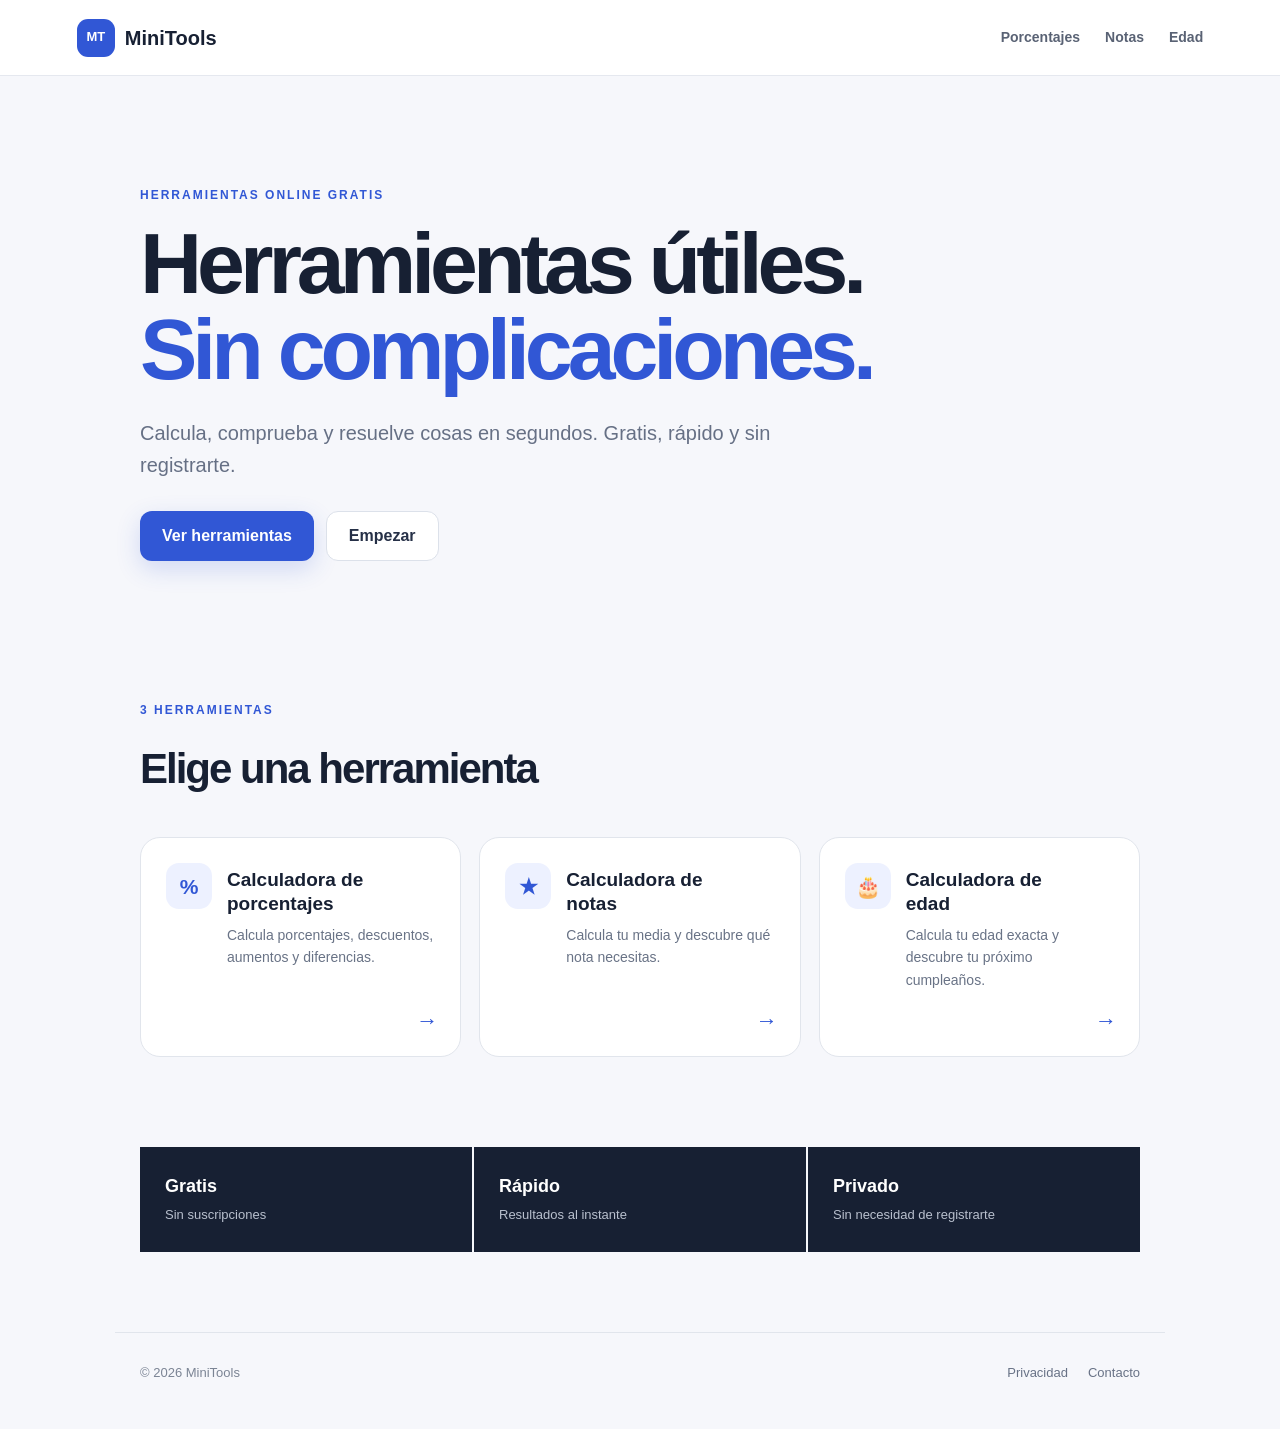
<file: index.html>
<!DOCTYPE html>
<html lang="es">

<head>

    <meta charset="UTF-8">
    <meta name="viewport" content="width=device-width, initial-scale=1.0">

    <meta name="google-site-verification" content="JaeBP0non-8gbRGyMaJodoufUDYJqKC0jdLy-8-QO5o">

    <title>MiniTools - Herramientas online gratis</title>

    <meta name="description"
          content="Herramientas online gratuitas para calcular porcentajes, notas y edad de forma rápida y sencilla.">

    <link rel="stylesheet" href="assets/style.css">

</head>

<body>

<header>

    <a href="index.html" class="logo">
        <span>MT</span>
        MiniTools
    </a>

    <nav>
        <a href="porcentaje.html">Porcentajes</a>
        <a href="notas.html">Notas</a>
        <a href="edad.html">Edad</a>
    </nav>

</header>

<main>

    <section class="hero">

        <div class="badge">
            HERRAMIENTAS ONLINE GRATIS
        </div>

        <h1>
            Herramientas útiles.
            <span>Sin complicaciones.</span>
        </h1>

        <p>
            Calcula, comprueba y resuelve cosas en segundos.
            Gratis, rápido y sin registrarte.
        </p>

        <div class="buttons">

            <a href="#herramientas" class="button primary">
                Ver herramientas
            </a>

            <a href="porcentaje.html" class="button secondary">
                Empezar
            </a>

        </div>

    </section>


    <section id="herramientas" class="section">

        <div class="section-title">

            <div class="badge">
                3 HERRAMIENTAS
            </div>

            <h2>
                Elige una herramienta
            </h2>

        </div>


        <div class="tools">

            <a href="porcentaje.html" class="tool">

                <div class="tool-icon">
                    %
                </div>

                <div>

                    <h3>
                        Calculadora de porcentajes
                    </h3>

                    <p>
                        Calcula porcentajes, descuentos, aumentos y diferencias.
                    </p>

                </div>

                <div class="arrow">
                    →
                </div>

            </a>


            <a href="notas.html" class="tool">

                <div class="tool-icon">
                    ★
                </div>

                <div>

                    <h3>
                        Calculadora de notas
                    </h3>

                    <p>
                        Calcula tu media y descubre qué nota necesitas.
                    </p>

                </div>

                <div class="arrow">
                    →
                </div>

            </a>


            <a href="edad.html" class="tool">

                <div class="tool-icon">
                    🎂
                </div>

                <div>

                    <h3>
                        Calculadora de edad
                    </h3>

                    <p>
                        Calcula tu edad exacta y descubre tu próximo cumpleaños.
                    </p>

                </div>

                <div class="arrow">
                    →
                </div>

            </a>

        </div>

    </section>


    <section class="advantages">

        <div>

            <strong>
                Gratis
            </strong>

            <span>
                Sin suscripciones
            </span>

        </div>


        <div>

            <strong>
                Rápido
            </strong>

            <span>
                Resultados al instante
            </span>

        </div>


        <div>

            <strong>
                Privado
            </strong>

            <span>
                Sin necesidad de registrarte
            </span>

        </div>

    </section>

</main>


<footer>

    <span>
        © 2026 MiniTools
    </span>

    <div>

        <a href="privacidad.html">
            Privacidad
        </a>

        <a href="contacto.html">
            Contacto
        </a>

    </div>

</footer>

</body>

</html>
</file>
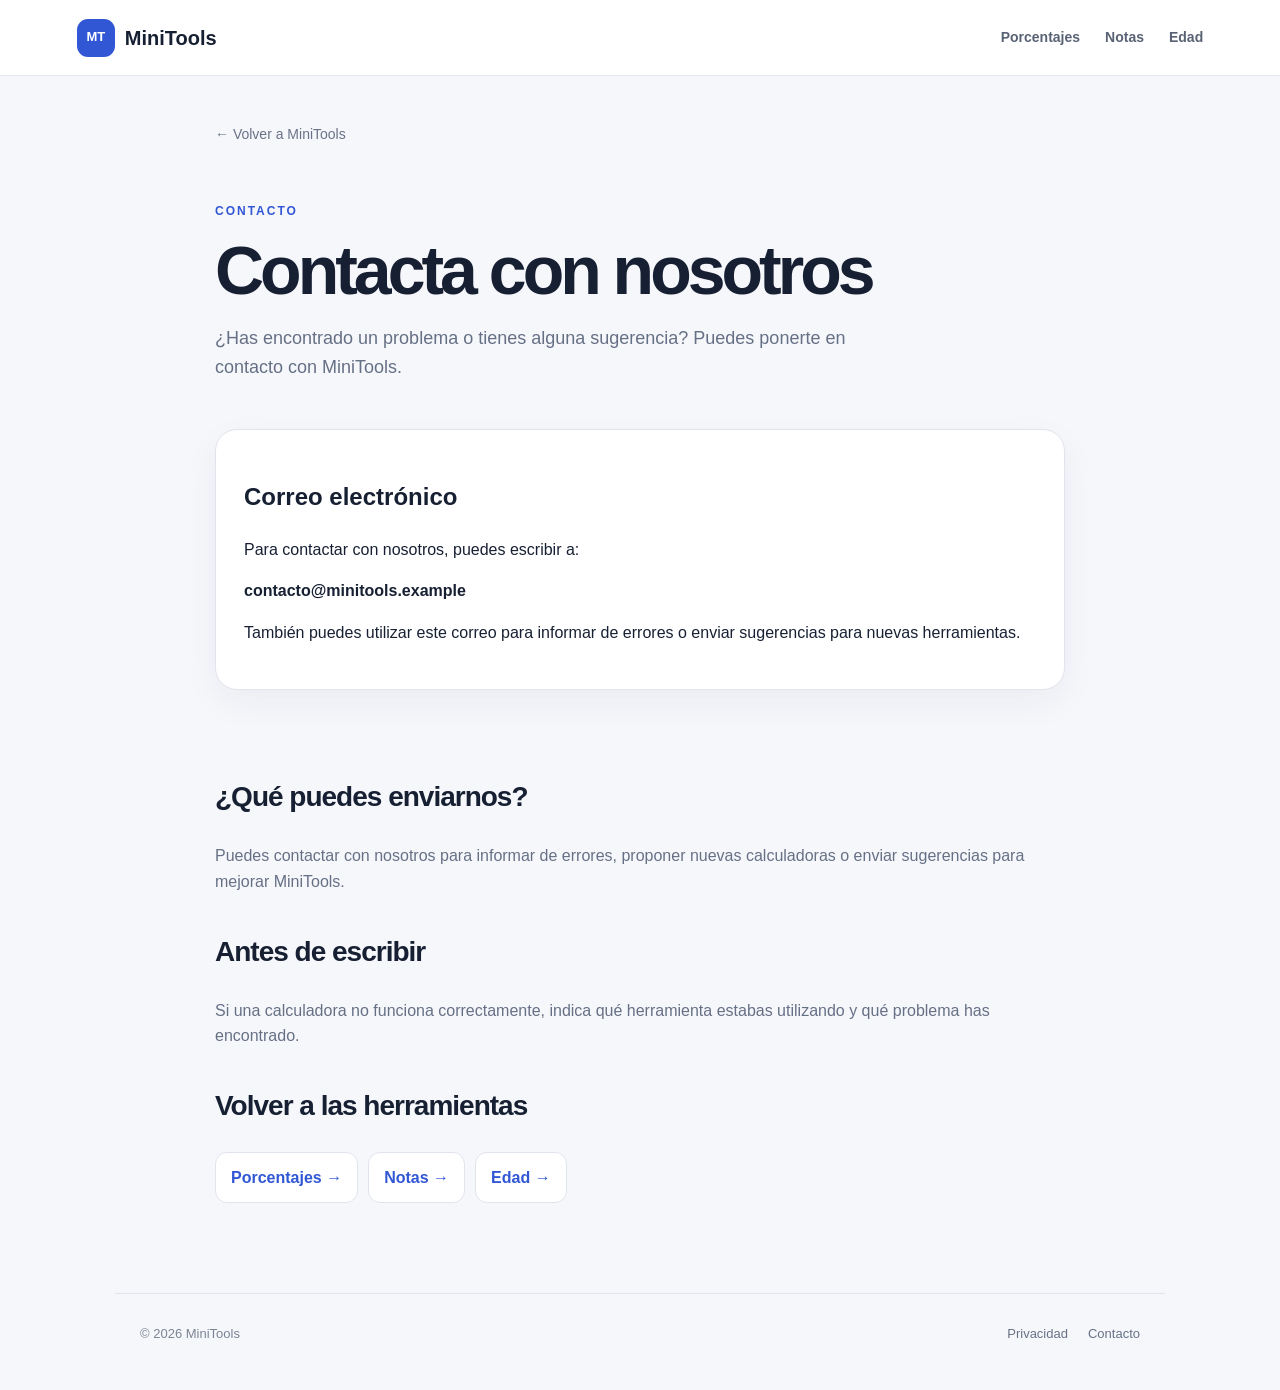
<file: contacto.html>
<!DOCTYPE html>
<html lang="es">

<head>

<meta charset="UTF-8">

<meta name="viewport"
      content="width=device-width, initial-scale=1.0">

<title>Contacto | MiniTools</title>

<meta name="description"
content="Contacta con MiniTools para enviar preguntas, sugerencias o informar de problemas.">

<link rel="stylesheet"
      href="assets/style.css">

</head>


<body>


<header>

<a href="index.html" class="logo">
<span>MT</span>
MiniTools
</a>

<nav>

<a href="porcentaje.html">
Porcentajes
</a>

<a href="notas.html">
Notas
</a>

<a href="edad.html">
Edad
</a>

</nav>

</header>



<main class="tool-page">


<a href="index.html" class="back">
← Volver a MiniTools
</a>


<section class="tool-hero">

<div class="badge">
CONTACTO
</div>

<h1>
Contacta con nosotros
</h1>

<p>
¿Has encontrado un problema o tienes alguna sugerencia?
Puedes ponerte en contacto con MiniTools.
</p>

</section>



<section class="calculator">


<h2>
Correo electrónico
</h2>

<p>
Para contactar con nosotros, puedes escribir a:
</p>

<p>
<strong>
contacto@minitools.example
</strong>
</p>


<p>
También puedes utilizar este correo para informar
de errores o enviar sugerencias para nuevas
herramientas.
</p>


</section>



<section class="content">


<h2>
¿Qué puedes enviarnos?
</h2>

<p>
Puedes contactar con nosotros para informar de errores,
proponer nuevas calculadoras o enviar sugerencias para
mejorar MiniTools.
</p>


<h2>
Antes de escribir
</h2>

<p>
Si una calculadora no funciona correctamente, indica
qué herramienta estabas utilizando y qué problema
has encontrado.
</p>


<h2>
Volver a las herramientas
</h2>


<div class="links">

<a href="porcentaje.html">
Porcentajes →
</a>

<a href="notas.html">
Notas →
</a>

<a href="edad.html">
Edad →
</a>

</div>


</section>


</main>



<footer>

<span>
© 2026 MiniTools
</span>

<div>

<a href="privacidad.html">
Privacidad
</a>

<a href="contacto.html">
Contacto
</a>

</div>

</footer>


</body>

</html>
</file>
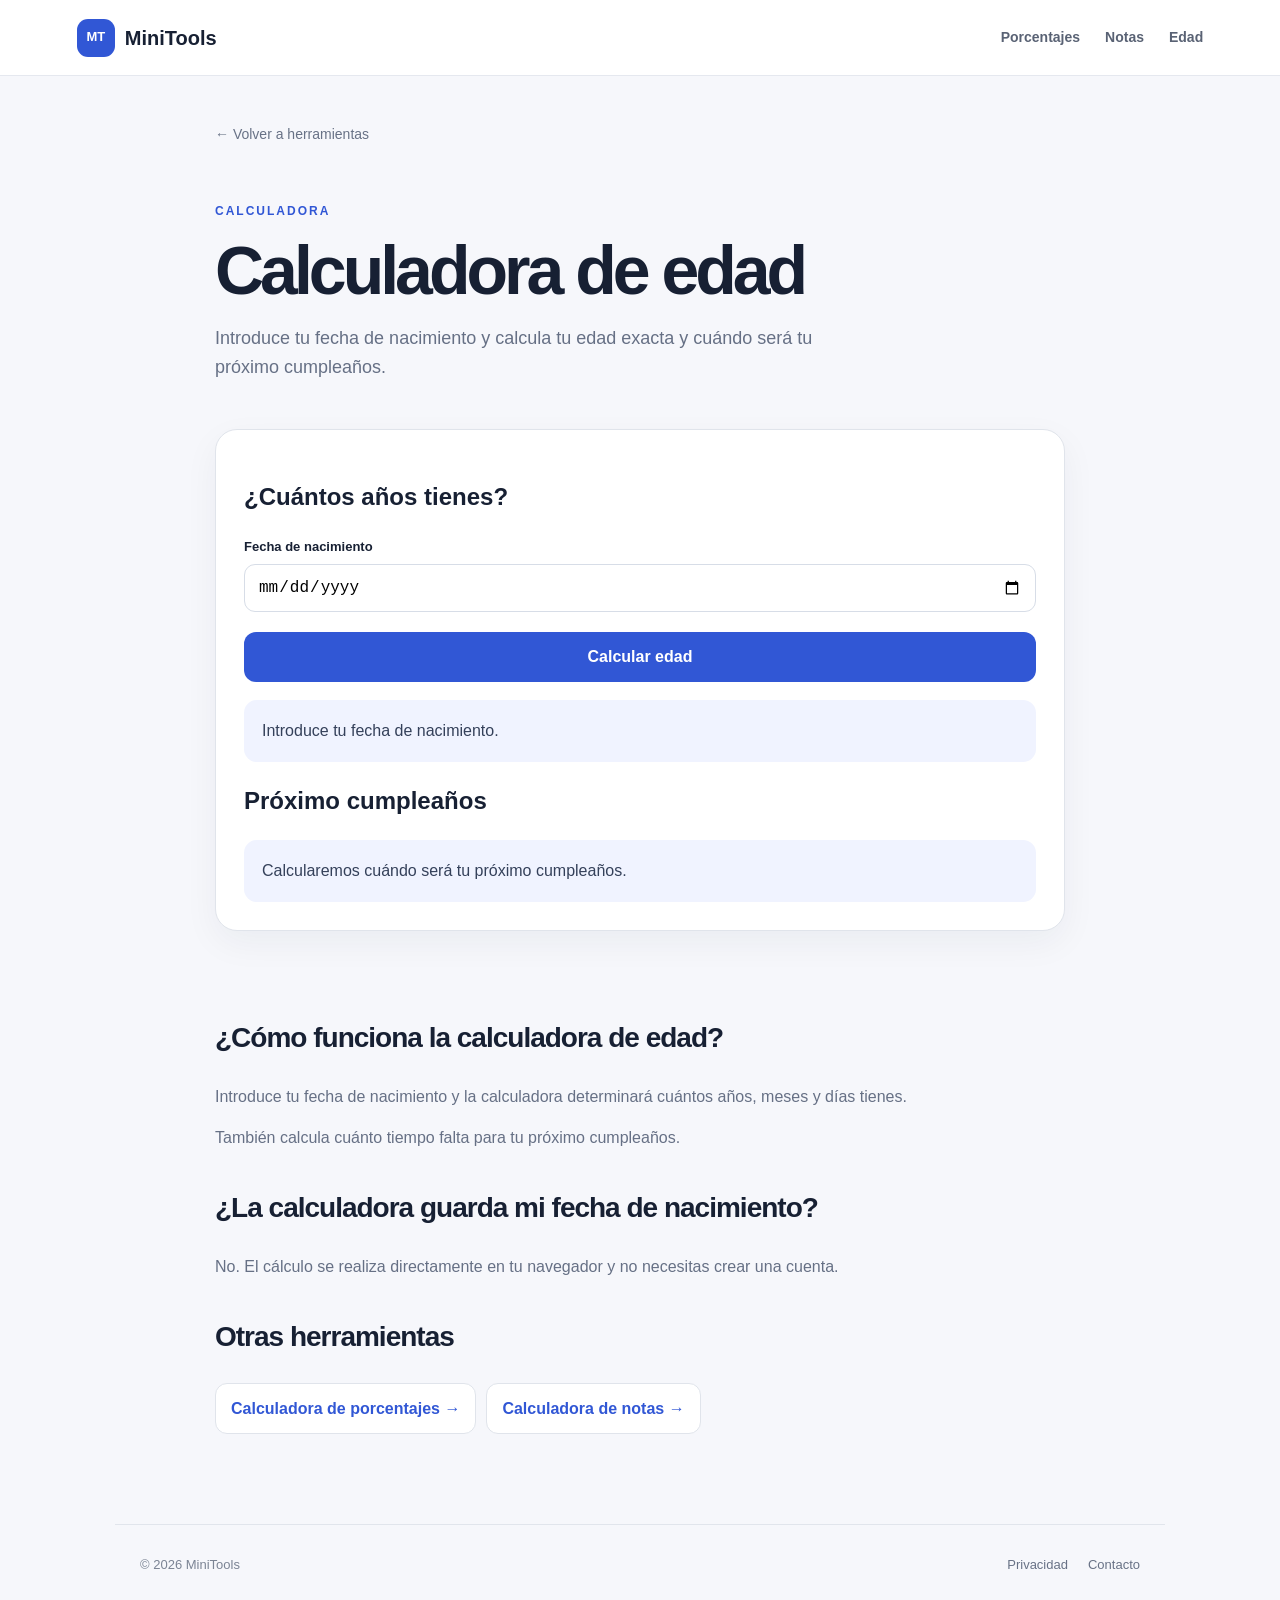
<file: edad.html>
<!DOCTYPE html>
<html lang="es">

<head>

<meta charset="UTF-8">

<meta name="viewport"
      content="width=device-width, initial-scale=1.0">

<title>Calculadora de edad exacta online | MiniTools</title>

<meta name="description"
content="Calcula tu edad exacta en años, meses y días y descubre cuánto falta para tu próximo cumpleaños.">

<link rel="stylesheet"
      href="assets/style.css">

</head>


<body>


<header>

<a href="index.html" class="logo">
<span>MT</span>
MiniTools
</a>

<nav>

<a href="porcentaje.html">
Porcentajes
</a>

<a href="notas.html">
Notas
</a>

<a href="edad.html">
Edad
</a>

</nav>

</header>



<main class="tool-page">


<a href="index.html" class="back">
← Volver a herramientas
</a>


<section class="tool-hero">

<div class="badge">
CALCULADORA
</div>

<h1>
Calculadora de edad
</h1>

<p>
Introduce tu fecha de nacimiento y calcula tu edad
exacta y cuándo será tu próximo cumpleaños.
</p>

</section>



<section class="calculator">


<h2>
¿Cuántos años tienes?
</h2>


<label>
Fecha de nacimiento
</label>

<input
id="fechaNacimiento"
type="date"
>


<button
class="calc-button"
onclick="calcularEdad()"
>

Calcular edad

</button>


<div
class="result"
id="resultadoEdad"
>

Introduce tu fecha de nacimiento.

</div>


<h2>
Próximo cumpleaños
</h2>


<div
class="result"
id="resultadoCumple"
>

Calcularemos cuándo será tu próximo cumpleaños.

</div>


</section>



<section class="content">


<h2>
¿Cómo funciona la calculadora de edad?
</h2>

<p>
Introduce tu fecha de nacimiento y la calculadora
determinará cuántos años, meses y días tienes.
</p>

<p>
También calcula cuánto tiempo falta para tu
próximo cumpleaños.
</p>


<h2>
¿La calculadora guarda mi fecha de nacimiento?</h2>

<p>
No. El cálculo se realiza directamente en tu
navegador y no necesitas crear una cuenta.
</p>


<h2>
Otras herramientas
</h2>


<div class="links">

<a href="porcentaje.html">
Calculadora de porcentajes →
</a>

<a href="notas.html">
Calculadora de notas →
</a>

</div>


</section>


</main>



<footer>

<span>
© 2026 MiniTools
</span>

<div>

<a href="privacidad.html">
Privacidad
</a>

<a href="contacto.html">
Contacto
</a>

</div>

</footer>



<script>


function calcularEdad() {


let fechaTexto =
document.getElementById("fechaNacimiento").value;


if (!fechaTexto) {

document.getElementById("resultadoEdad")
.innerHTML =
"Selecciona tu fecha de nacimiento.";

document.getElementById("resultadoCumple")
.innerHTML =
"Selecciona tu fecha de nacimiento.";

return;

}


let nacimiento =
new Date(fechaTexto + "T00:00:00");


let hoy =
new Date();


if (nacimiento > hoy) {

document.getElementById("resultadoEdad")
.innerHTML =
"La fecha de nacimiento no puede estar en el futuro.";

return;

}


let años =
hoy.getFullYear() -
nacimiento.getFullYear();


let meses =
hoy.getMonth() -
nacimiento.getMonth();


let dias =
hoy.getDate() -
nacimiento.getDate();


if (dias < 0) {

meses--;

let diasMesAnterior =
new Date(
hoy.getFullYear(),
hoy.getMonth(),
0
).getDate();

dias += diasMesAnterior;

}


if (meses < 0) {

años--;

meses += 12;

}


document.getElementById("resultadoEdad")
.innerHTML =

"Tienes <strong>" +
años +
" años, " +
meses +
" meses y " +
dias +
" días</strong>.";



let proximoCumple =
new Date(
hoy.getFullYear(),
nacimiento.getMonth(),
nacimiento.getDate()
);


if (proximoCumple <= hoy) {

proximoCumple =
new Date(
hoy.getFullYear() + 1,
nacimiento.getMonth(),
nacimiento.getDate()
);

}


let diferencia =
proximoCumple - hoy;


let diasRestantes =
Math.ceil(
diferencia /
(1000 * 60 * 60 * 24)
);


document.getElementById("resultadoCumple")
.innerHTML =

"Faltan aproximadamente <strong>" +
diasRestantes +
" días</strong> para tu próximo cumpleaños.";


}


</script>


</body>

</html>
</file>
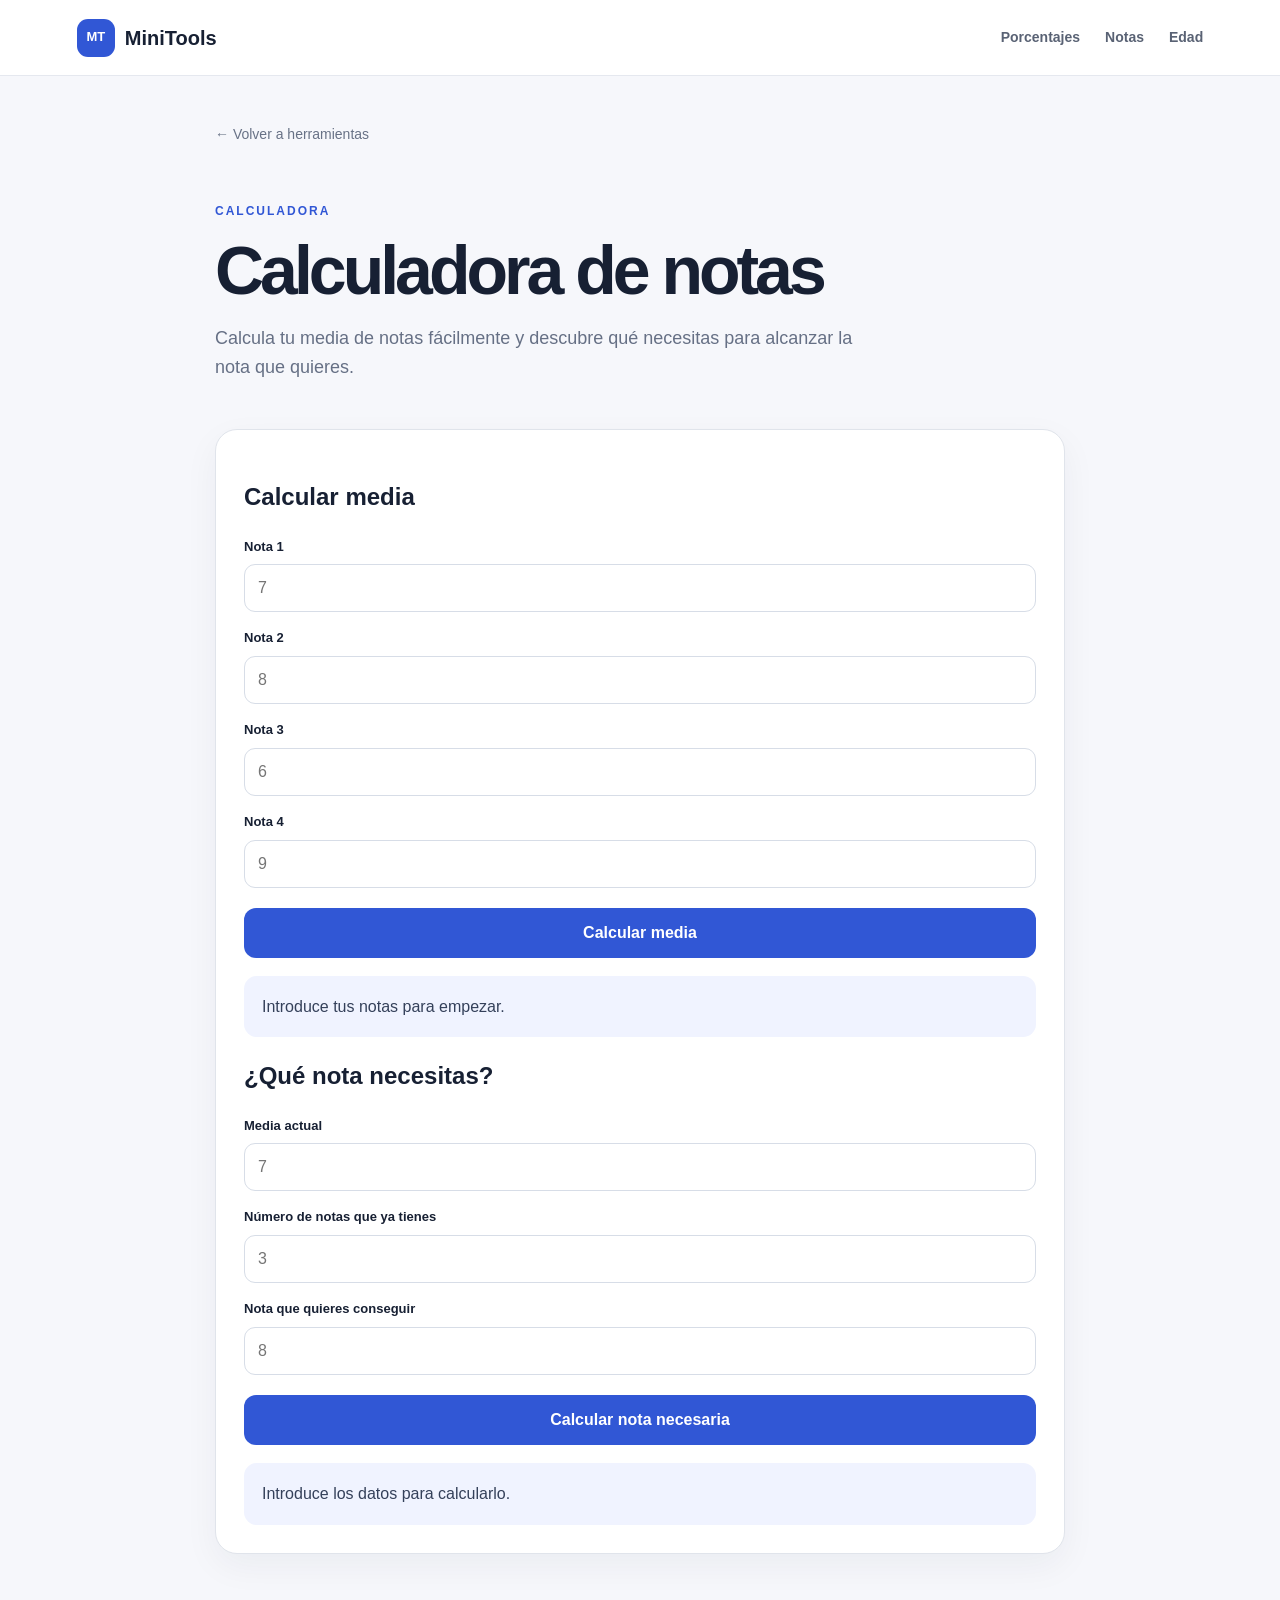
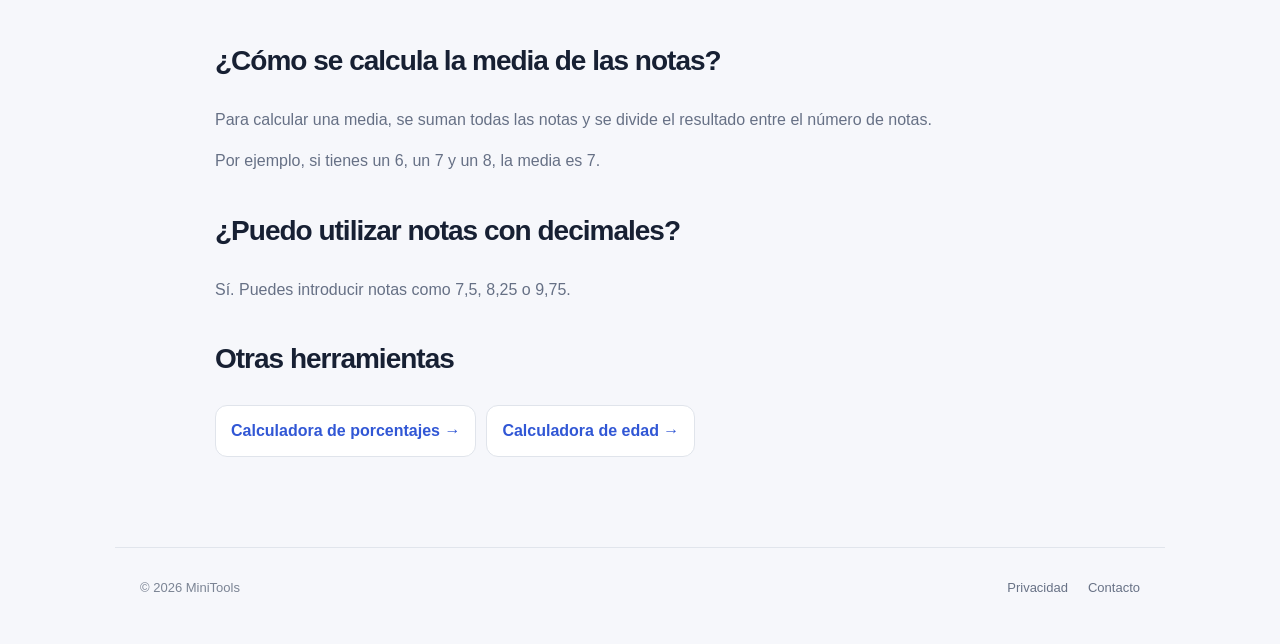
<file: notas.html>
<!DOCTYPE html>
<html lang="es">

<head>

<meta charset="UTF-8">

<meta name="viewport"
      content="width=device-width, initial-scale=1.0">

<title>Calculadora de notas y media online | MiniTools</title>

<meta name="description"
content="Calcula tu media de notas y descubre qué nota necesitas para conseguir la media que quieres.">

<link rel="stylesheet"
      href="assets/style.css">

</head>


<body>


<header>

<a href="index.html" class="logo">
<span>MT</span>
MiniTools
</a>

<nav>

<a href="porcentaje.html">
Porcentajes
</a>

<a href="notas.html">
Notas
</a>

<a href="edad.html">
Edad
</a>

</nav>

</header>



<main class="tool-page">


<a href="index.html" class="back">
← Volver a herramientas
</a>


<section class="tool-hero">

<div class="badge">
CALCULADORA
</div>

<h1>
Calculadora de notas
</h1>

<p>
Calcula tu media de notas fácilmente y descubre
qué necesitas para alcanzar la nota que quieres.
</p>

</section>



<section class="calculator">


<h2>
Calcular media
</h2>


<label>
Nota 1
</label>

<input
id="nota1"
type="number"
step="0.01"
min="0"
max="10"
placeholder="7"
>


<label>
Nota 2
</label>

<input
id="nota2"
type="number"
step="0.01"
min="0"
max="10"
placeholder="8"
>


<label>
Nota 3
</label>

<input
id="nota3"
type="number"
step="0.01"
min="0"
max="10"
placeholder="6"
>


<label>
Nota 4
</label>

<input
id="nota4"
type="number"
step="0.01"
min="0"
max="10"
placeholder="9"
>


<button
class="calc-button"
onclick="calcularMedia()"
>

Calcular media

</button>


<div
class="result"
id="resultadoMedia"
>

Introduce tus notas para empezar.

</div>



<h2>
¿Qué nota necesitas?
</h2>


<label>
Media actual
</label>

<input
id="mediaActual"
type="number"
step="0.01"
min="0"
max="10"
placeholder="7"
>


<label>
Número de notas que ya tienes
</label>

<input
id="numeroNotas"
type="number"
min="1"
placeholder="3"
>


<label>
Nota que quieres conseguir
</label>

<input
id="mediaObjetivo"
type="number"
step="0.01"
min="0"
max="10"
placeholder="8"
>


<button
class="calc-button"
onclick="calcularNecesaria()"
>

Calcular nota necesaria

</button>


<div
class="result"
id="resultadoNecesaria"
>

Introduce los datos para calcularlo.

</div>


</section>



<section class="content">


<h2>
¿Cómo se calcula la media de las notas?
</h2>

<p>
Para calcular una media, se suman todas las notas
y se divide el resultado entre el número de notas.
</p>

<p>
Por ejemplo, si tienes un 6, un 7 y un 8,
la media es 7.
</p>


<h2>
¿Puedo utilizar notas con decimales?
</h2>

<p>
Sí. Puedes introducir notas como 7,5,
8,25 o 9,75.
</p>


<h2>
Otras herramientas
</h2>


<div class="links">

<a href="porcentaje.html">
Calculadora de porcentajes →
</a>

<a href="edad.html">
Calculadora de edad →
</a>

</div>


</section>


</main>



<footer>

<span>
© 2026 MiniTools
</span>

<div>

<a href="privacidad.html">
Privacidad
</a>

<a href="contacto.html">
Contacto
</a>

</div>

</footer>



<script>


function calcularMedia() {

let notas = [

Number(document.getElementById("nota1").value),
Number(document.getElementById("nota2").value),
Number(document.getElementById("nota3").value),
Number(document.getElementById("nota4").value)

];


let notasIntroducidas =
notas.filter(nota => Number.isFinite(nota));


if (notasIntroducidas.length === 0) {

document.getElementById("resultadoMedia")
.innerHTML =
"Introduce al menos una nota válida.";

return;

}


if (notasIntroducidas.some(nota => nota < 0 || nota > 10)) {

document.getElementById("resultadoMedia")
.innerHTML =
"Las notas deben estar entre 0 y 10.";

return;

}


let suma =
notasIntroducidas.reduce(
(total, nota) => total + nota,
0
);


let media =
suma / notasIntroducidas.length;


document.getElementById("resultadoMedia")
.innerHTML =

"Tu media es: <strong>" +
media.toFixed(2) +
"</strong>";

}



function calcularNecesaria() {


let mediaActual =
Number(document.getElementById("mediaActual").value);


let numeroNotas =
Number(document.getElementById("numeroNotas").value);


let mediaObjetivo =
Number(document.getElementById("mediaObjetivo").value);


if (
!Number.isFinite(mediaActual) ||
!Number.isFinite(numeroNotas) ||
!Number.isFinite(mediaObjetivo)
) {

document.getElementById("resultadoNecesaria")
.innerHTML =
"Introduce todos los datos.";

return;

}


if (
mediaActual < 0 ||
mediaActual > 10 ||
mediaObjetivo < 0 ||
mediaObjetivo > 10 ||
numeroNotas <= 0
) {

document.getElementById("resultadoNecesaria")
.innerHTML =
"Introduce valores válidos.";

return;

}


let notaNecesaria =
(mediaObjetivo * (numeroNotas + 1)) -
(mediaActual * numeroNotas);


if (notaNecesaria <= 0) {

document.getElementById("resultadoNecesaria")
.innerHTML =

"Ya tienes suficiente media para alcanzar " +
"<strong>" +
mediaObjetivo +
"</strong>.";

return;

}


if (notaNecesaria > 10) {

document.getElementById("resultadoNecesaria")
.innerHTML =

"Necesitarías un <strong>" +
notaNecesaria.toFixed(2) +
"</strong>. " +
"No es posible conseguir esa media con una sola nota si la máxima es 10.";

return;

}


document.getElementById("resultadoNecesaria")
.innerHTML =

"Necesitas sacar aproximadamente un <strong>" +
notaNecesaria.toFixed(2) +
"</strong> en la siguiente nota.";

}


</script>


</body>

</html>
</file>
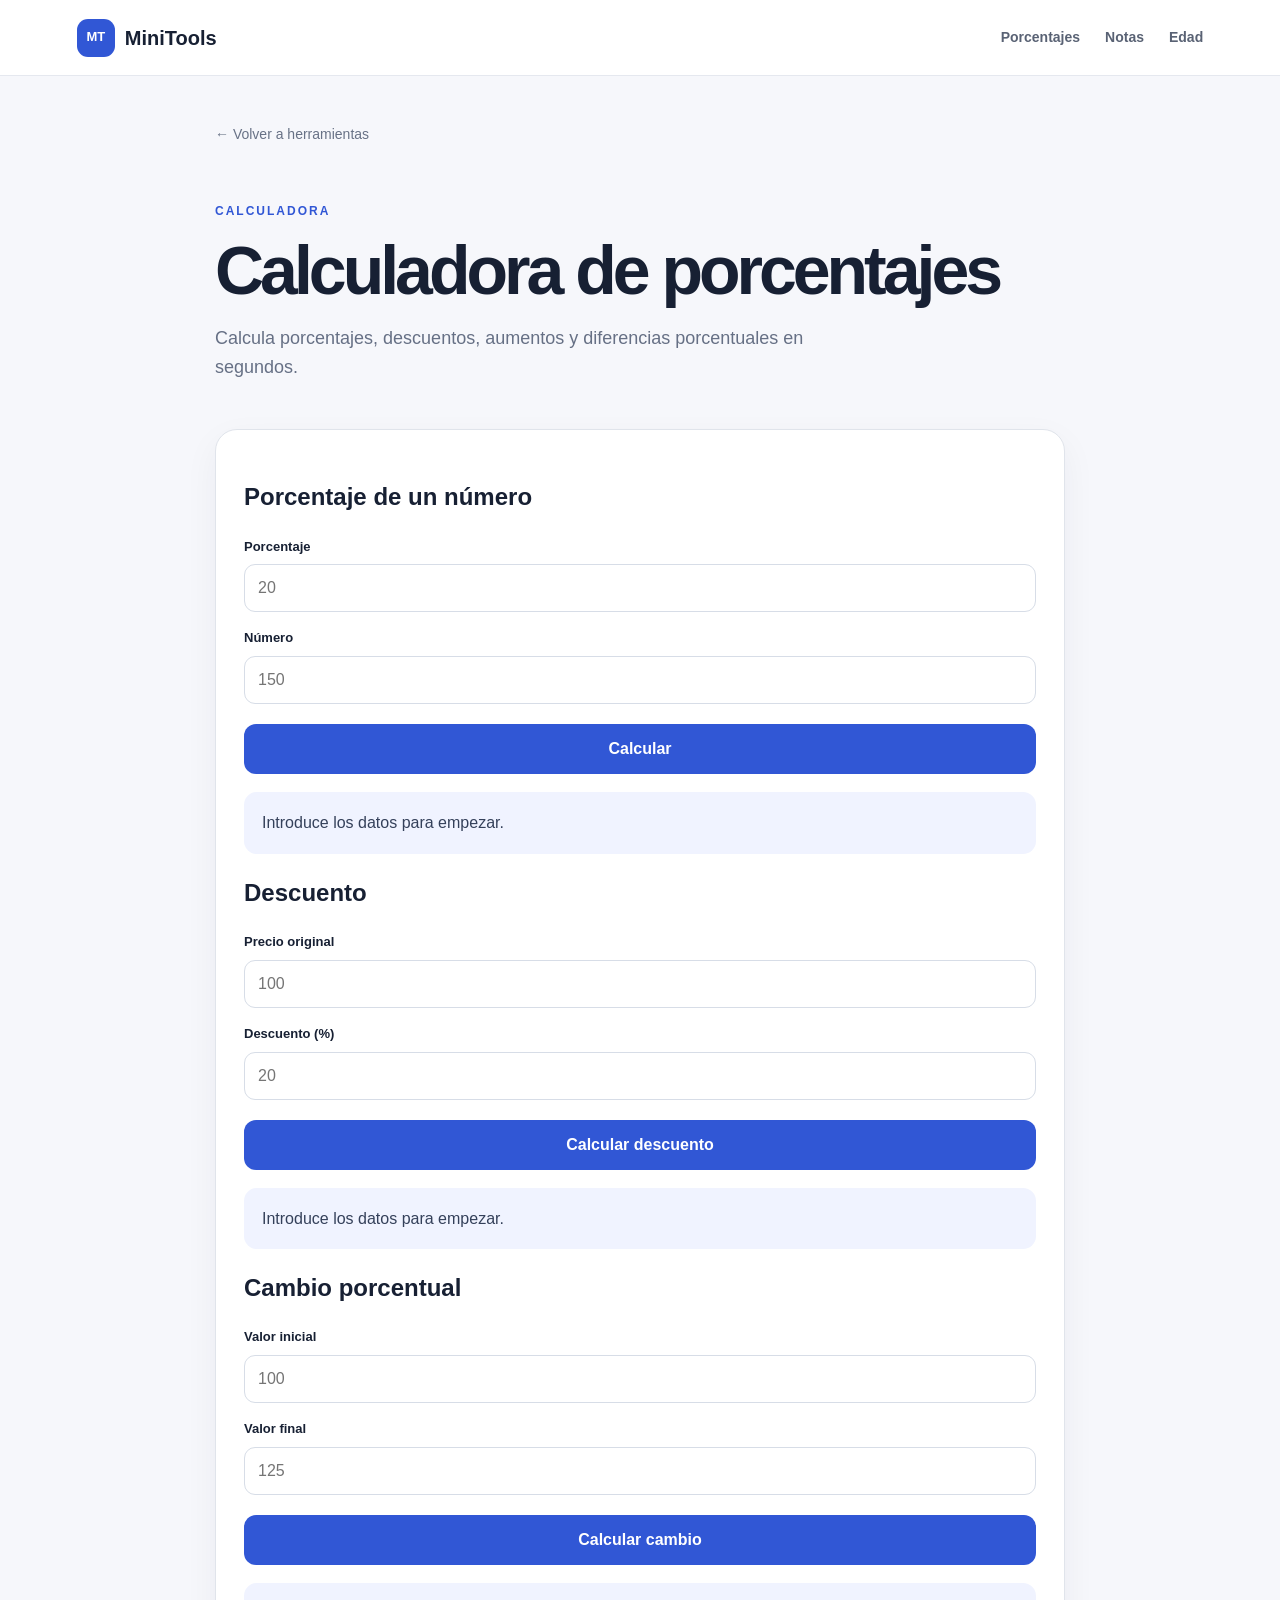
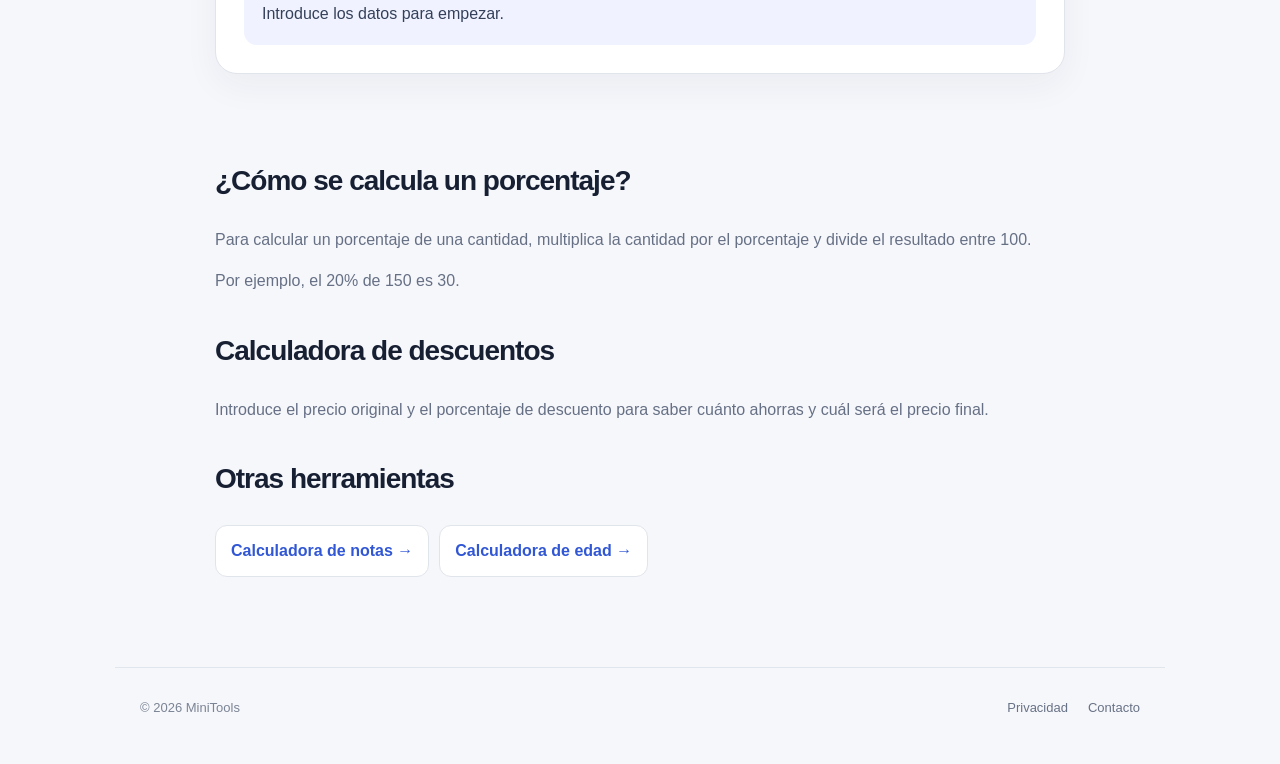
<file: porcentaje.html>
<!DOCTYPE html>
<html lang="es">

<head>

<meta charset="UTF-8">

<meta name="viewport"
      content="width=device-width, initial-scale=1.0">

<title>Calculadora de porcentajes online gratis | MiniTools</title>

<meta name="description"
content="Calcula porcentajes, descuentos, aumentos y cambios porcentuales de forma rápida y gratuita.">

<link rel="stylesheet"
      href="assets/style.css">

</head>


<body>


<header>

<a href="index.html" class="logo">
<span>MT</span>
MiniTools
</a>

<nav>

<a href="porcentaje.html">
Porcentajes
</a>

<a href="notas.html">
Notas
</a>

<a href="edad.html">
Edad
</a>

</nav>

</header>



<main class="tool-page">


<a href="index.html" class="back">
← Volver a herramientas
</a>


<section class="tool-hero">

<div class="badge">
CALCULADORA
</div>

<h1>
Calculadora de porcentajes
</h1>

<p>
Calcula porcentajes, descuentos,
aumentos y diferencias porcentuales
en segundos.
</p>

</section>



<section class="calculator">


<h2>
Porcentaje de un número
</h2>


<label>
Porcentaje
</label>

<input
id="porcentaje"
type="number"
placeholder="20"
>


<label>
Número
</label>

<input
id="numero"
type="number"
placeholder="150"
>


<button
class="calc-button"
onclick="calcularPorcentaje()"
>

Calcular

</button>


<div
class="result"
id="resultadoPorcentaje"
>

Introduce los datos para empezar.

</div>



<h2>
Descuento
</h2>


<label>
Precio original
</label>

<input
id="precio"
type="number"
placeholder="100"
>


<label>
Descuento (%)
</label>

<input
id="descuento"
type="number"
placeholder="20"
>


<button
class="calc-button"
onclick="calcularDescuento()"
>

Calcular descuento

</button>


<div
class="result"
id="resultadoDescuento"
>

Introduce los datos para empezar.

</div>



<h2>
Cambio porcentual
</h2>


<label>
Valor inicial
</label>

<input
id="valorInicial"
type="number"
placeholder="100"
>


<label>
Valor final
</label>

<input
id="valorFinal"
type="number"
placeholder="125"
>


<button
class="calc-button"
onclick="calcularCambio()"
>

Calcular cambio

</button>


<div
class="result"
id="resultadoCambio"
>

Introduce los datos para empezar.

</div>


</section>



<section class="content">

<h2>
¿Cómo se calcula un porcentaje?
</h2>

<p>
Para calcular un porcentaje de una cantidad,
multiplica la cantidad por el porcentaje
y divide el resultado entre 100.
</p>

<p>
Por ejemplo, el 20% de 150 es 30.
</p>


<h2>
Calculadora de descuentos
</h2>

<p>
Introduce el precio original y el porcentaje
de descuento para saber cuánto ahorras y
cuál será el precio final.
</p>


<h2>
Otras herramientas
</h2>

<div class="links">

<a href="notas.html">
Calculadora de notas →
</a>

<a href="edad.html">
Calculadora de edad →
</a>

</div>

</section>


</main>



<footer>

<span>
© 2026 MiniTools
</span>

<div>

<a href="privacidad.html">
Privacidad
</a>

<a href="contacto.html">
Contacto
</a>

</div>

</footer>



<script>


function calcularPorcentaje() {

let porcentaje =
Number(document.getElementById("porcentaje").value);

let numero =
Number(document.getElementById("numero").value);


if (!Number.isFinite(porcentaje) ||
    !Number.isFinite(numero)) {

document.getElementById("resultadoPorcentaje")
.innerHTML =
"Introduce dos números válidos.";

return;

}


let resultado =
numero * porcentaje / 100;


document.getElementById("resultadoPorcentaje")
.innerHTML =

"<strong>" +
porcentaje +
"% de " +
numero +
" = " +
resultado +
"</strong>";

}



function calcularDescuento() {

let precio =
Number(document.getElementById("precio").value);

let descuento =
Number(document.getElementById("descuento").value);


if (!Number.isFinite(precio) ||
    !Number.isFinite(descuento)) {

document.getElementById("resultadoDescuento")
.innerHTML =
"Introduce dos números válidos.";

return;

}


let ahorro =
precio * descuento / 100;

let final =
precio - ahorro;


document.getElementById("resultadoDescuento")
.innerHTML =

"Ahorro: <strong>" +
ahorro.toFixed(2) +
"</strong><br><br>" +

"Precio final: <strong>" +
final.toFixed(2) +
"</strong>";

}



function calcularCambio() {

let inicial =
Number(document.getElementById("valorInicial").value);

let final =
Number(document.getElementById("valorFinal").value);


if (!Number.isFinite(inicial) ||
    !Number.isFinite(final) ||
    inicial === 0) {

document.getElementById("resultadoCambio")
.innerHTML =
"Introduce valores válidos.";

return;

}


let cambio =
((final - inicial) / inicial) * 100;


let signo =
cambio >= 0 ? "+" : "";


document.getElementById("resultadoCambio")
.innerHTML =

"El cambio es: <strong>" +
signo +
cambio.toFixed(2) +
"%</strong>";

}


</script>


</body>

</html>
</file>
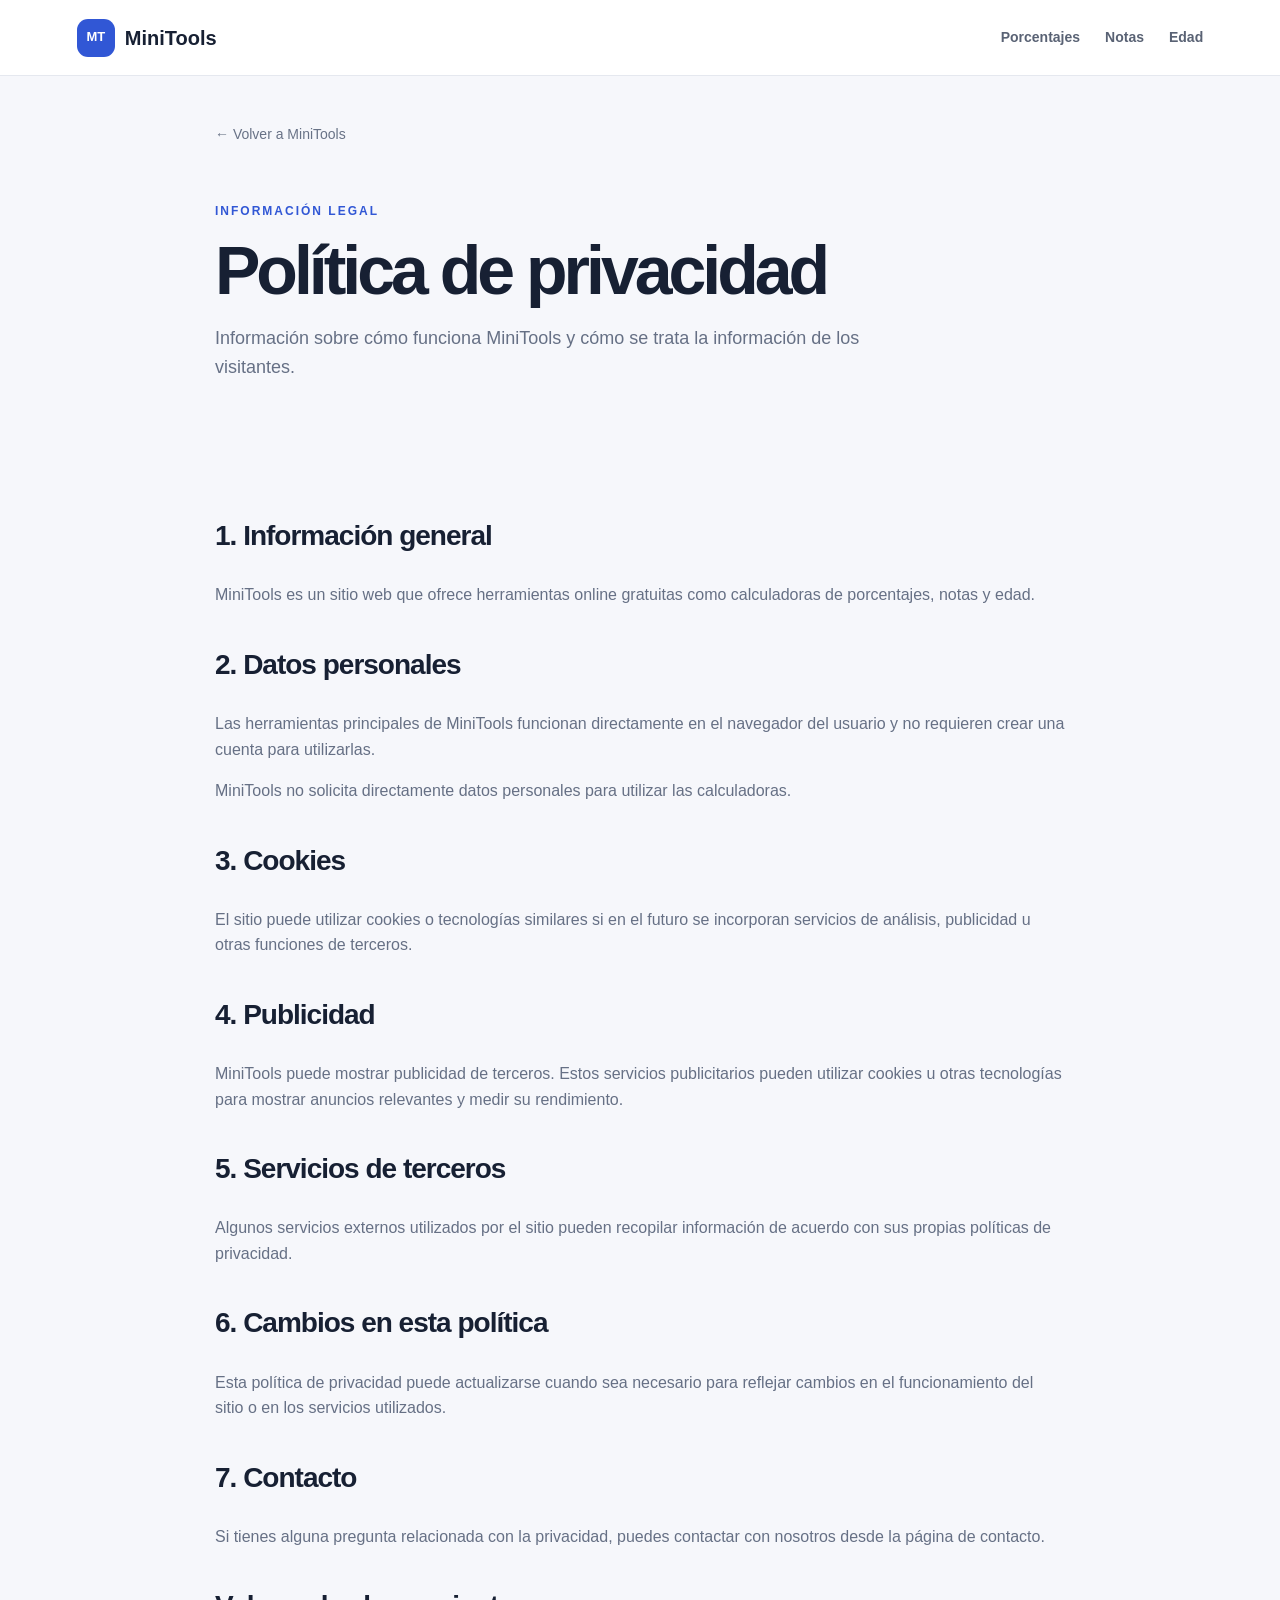
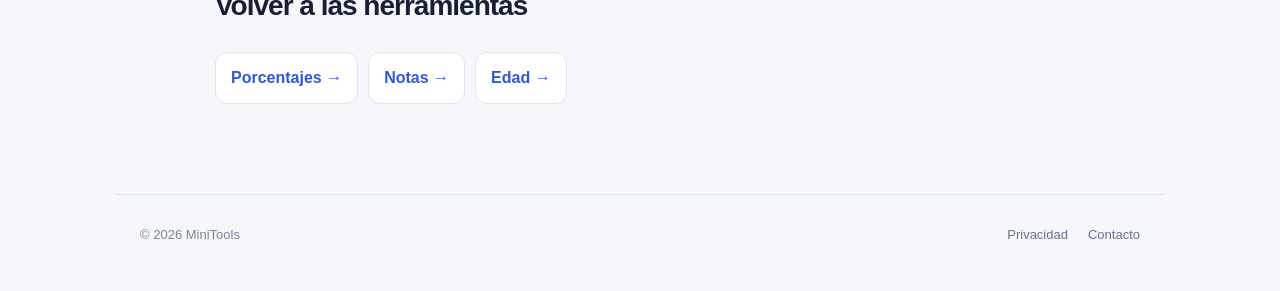
<file: privacidad.html>
<!DOCTYPE html>
<html lang="es">

<head>

<meta charset="UTF-8">

<meta name="viewport"
      content="width=device-width, initial-scale=1.0">

<title>Política de privacidad | MiniTools</title>

<meta name="description"
content="Información sobre privacidad y tratamiento de datos en MiniTools.">

<link rel="stylesheet"
      href="assets/style.css">

</head>


<body>


<header>

<a href="index.html" class="logo">
<span>MT</span>
MiniTools
</a>

<nav>

<a href="porcentaje.html">
Porcentajes
</a>

<a href="notas.html">
Notas
</a>

<a href="edad.html">
Edad
</a>

</nav>

</header>



<main class="tool-page">


<a href="index.html" class="back">
← Volver a MiniTools
</a>


<section class="tool-hero">

<div class="badge">
INFORMACIÓN LEGAL
</div>

<h1>
Política de privacidad
</h1>

<p>
Información sobre cómo funciona MiniTools
y cómo se trata la información de los visitantes.
</p>

</section>



<section class="content">


<h2>
1. Información general
</h2>

<p>
MiniTools es un sitio web que ofrece herramientas
online gratuitas como calculadoras de porcentajes,
notas y edad.
</p>


<h2>
2. Datos personales
</h2>

<p>
Las herramientas principales de MiniTools funcionan
directamente en el navegador del usuario y no requieren
crear una cuenta para utilizarlas.
</p>

<p>
MiniTools no solicita directamente datos personales
para utilizar las calculadoras.
</p>


<h2>
3. Cookies
</h2>

<p>
El sitio puede utilizar cookies o tecnologías similares
si en el futuro se incorporan servicios de análisis,
publicidad u otras funciones de terceros.
</p>


<h2>
4. Publicidad
</h2>

<p>
MiniTools puede mostrar publicidad de terceros.
Estos servicios publicitarios pueden utilizar cookies
u otras tecnologías para mostrar anuncios relevantes
y medir su rendimiento.
</p>


<h2>
5. Servicios de terceros
</h2>

<p>
Algunos servicios externos utilizados por el sitio
pueden recopilar información de acuerdo con sus
propias políticas de privacidad.
</p>


<h2>
6. Cambios en esta política
</h2>

<p>
Esta política de privacidad puede actualizarse cuando
sea necesario para reflejar cambios en el funcionamiento
del sitio o en los servicios utilizados.
</p>


<h2>
7. Contacto
</h2>

<p>
Si tienes alguna pregunta relacionada con la privacidad,
puedes contactar con nosotros desde la página de contacto.
</p>


<h2>
Volver a las herramientas
</h2>

<div class="links">

<a href="porcentaje.html">
Porcentajes →
</a>

<a href="notas.html">
Notas →
</a>

<a href="edad.html">
Edad →
</a>

</div>


</section>


</main>



<footer>

<span>
© 2026 MiniTools
</span>

<div>

<a href="privacidad.html">
Privacidad
</a>

<a href="contacto.html">
Contacto
</a>

</div>

</footer>


</body>

</html>
</file>
<file: assets/style.css>
* {
    box-sizing: border-box;
}

html {
    scroll-behavior: smooth;
}

body {
    margin: 0;
    background: #f6f7fb;
    color: #172033;
    font-family: Arial, Helvetica, sans-serif;
    line-height: 1.6;
}


/* HEADER */

header {
    height: 76px;
    display: flex;
    align-items: center;
    justify-content: space-between;

    padding: 0 6%;

    background: white;

    border-bottom: 1px solid #e5e8ef;

    position: sticky;
    top: 0;

    z-index: 10;
}


.logo {
    display: flex;
    align-items: center;

    gap: 10px;

    color: #172033;

    text-decoration: none;

    font-size: 20px;

    font-weight: 800;
}


.logo span {
    display: grid;
    place-items: center;

    width: 38px;
    height: 38px;

    border-radius: 11px;

    background: #3157d5;

    color: white;

    font-size: 13px;
}


nav {
    display: flex;

    gap: 25px;
}


nav a {
    color: #596274;

    text-decoration: none;

    font-size: 14px;

    font-weight: 600;
}


nav a:hover {
    color: #3157d5;
}


/* HERO */

.hero {
    max-width: 1050px;

    margin: auto;

    padding: 110px 25px 90px;
}


.badge {
    color: #3157d5;

    font-size: 12px;

    font-weight: 800;

    letter-spacing: 2px;

    margin-bottom: 15px;
}


.hero h1 {
    font-size: clamp(48px, 8vw, 86px);

    line-height: 1;

    letter-spacing: -5px;

    max-width: 850px;

    margin: 0 0 25px;
}


.hero h1 span {
    color: #3157d5;
}


.hero p {
    max-width: 650px;

    color: #667085;

    font-size: 20px;

    margin-bottom: 30px;
}


.buttons {
    display: flex;

    gap: 12px;

    flex-wrap: wrap;
}


.button {
    display: inline-flex;

    align-items: center;

    justify-content: center;

    min-height: 50px;

    padding: 0 22px;

    border-radius: 12px;

    text-decoration: none;

    font-weight: 700;
}


.primary {
    background: #3157d5;

    color: white;

    box-shadow: 0 8px 25px #3157d530;
}


.secondary {
    background: white;

    color: #263047;

    border: 1px solid #dce1ea;
}


/* SECTION */

.section {
    max-width: 1050px;

    margin: auto;

    padding: 50px 25px 90px;
}


.section-title h2 {
    font-size: 42px;

    letter-spacing: -2px;

    margin-top: 0;
}


/* TOOLS */

.tools {
    display: grid;

    grid-template-columns: repeat(3, 1fr);

    gap: 18px;
}


.tool {
    position: relative;

    display: flex;

    gap: 15px;

    min-height: 220px;

    padding: 25px;

    background: white;

    border: 1px solid #e1e5ec;

    border-radius: 20px;

    text-decoration: none;

    color: #172033;

    transition: 0.2s;
}


.tool:hover {
    transform: translateY(-4px);

    box-shadow: 0 15px 40px #17203312;

    border-color: #c7d0ea;
}


.tool-icon {
    min-width: 46px;

    width: 46px;

    height: 46px;

    display: grid;

    place-items: center;

    background: #edf1ff;

    color: #3157d5;

    border-radius: 13px;

    font-size: 21px;

    font-weight: 900;
}


.tool h3 {
    margin: 5px 25px 8px 0;

    font-size: 19px;

    line-height: 1.25;
}


.tool p {
    color: #697386;

    font-size: 14px;

    margin: 0;
}


.arrow {
    position: absolute;

    right: 22px;

    bottom: 18px;

    color: #3157d5;

    font-size: 22px;
}


/* ADVANTAGES */

.advantages {
    max-width: 1050px;

    margin: 0 auto 80px;

    padding: 0 25px;

    display: grid;

    grid-template-columns: repeat(3, 1fr);

    gap: 2px;
}


.advantages div {
    background: #172033;

    color: white;

    padding: 25px;
}


.advantages strong {
    display: block;

    font-size: 18px;
}


.advantages span {
    color: #b9c0ce;

    font-size: 13px;
}


/* FOOTER */

footer {
    max-width: 1050px;

    margin: auto;

    padding: 30px 25px 45px;

    border-top: 1px solid #e1e5ec;

    display: flex;

    justify-content: space-between;

    color: #7b8494;

    font-size: 13px;
}


footer div {
    display: flex;

    gap: 20px;
}


footer a {
    color: #687286;

    text-decoration: none;
}


/* TOOL PAGES */

.tool-page {
    max-width: 900px;

    margin: auto;

    padding: 45px 25px 90px;
}


.back {
    color: #687286;

    text-decoration: none;

    font-size: 14px;
}


.tool-hero {
    padding: 55px 0 30px;
}


.tool-hero h1 {
    font-size: clamp(45px, 7vw, 68px);

    line-height: 1;

    letter-spacing: -4px;

    margin: 0 0 20px;
}


.tool-hero p {
    color: #667085;

    font-size: 18px;

    max-width: 650px;
}


/* CALCULATOR */

.calculator {
    background: white;

    border: 1px solid #e0e4eb;

    border-radius: 22px;

    padding: 28px;

    box-shadow: 0 12px 35px #1720330d;
}


label {
    display: block;

    font-size: 13px;

    font-weight: 700;

    margin: 16px 0 7px;
}


input {
    width: 100%;

    height: 48px;

    border: 1px solid #d7dde7;

    border-radius: 11px;

    padding: 0 13px;

    font-size: 16px;

    outline: none;
}


input:focus {
    border-color: #3157d5;

    box-shadow: 0 0 0 3px #3157d520;
}


.calc-button {
    width: 100%;

    margin-top: 20px;

    min-height: 50px;

    border: 0;

    border-radius: 12px;

    background: #3157d5;

    color: white;

    font-size: 16px;

    font-weight: 700;

    cursor: pointer;
}


.result {
    margin-top: 18px;

    padding: 18px;

    background: #f0f3ff;

    border-radius: 13px;

    color: #34405a;
}


.result strong {
    color: #3157d5;

    font-size: 21px;
}


.content {
    padding-top: 50px;
}


.content h2 {
    font-size: 28px;

    letter-spacing: -1px;

    margin-top: 35px;
}


.content p {
    color: #667085;
}


.links {
    display: flex;

    gap: 10px;

    flex-wrap: wrap;
}


.links a {
    background: white;

    border: 1px solid #e0e4eb;

    border-radius: 12px;

    padding: 12px 15px;

    text-decoration: none;

    color: #3157d5;

    font-weight: 700;
}


/* MOBILE */

@media (max-width: 750px) {

    header {
        height: auto;

        padding: 15px 20px;

        align-items: flex-start;
    }


    nav {
        gap: 10px;

        flex-wrap: wrap;

        justify-content: flex-end;
    }


    nav a {
        font-size: 12px;
    }


    .hero {
        padding: 75px 20px;
    }


    .hero h1 {
        font-size: 54px;

        letter-spacing: -3px;
    }


    .section {
        padding: 35px 20px 70px;
    }


    .tools {
        grid-template-columns: 1fr;
    }


    .advantages {
        grid-template-columns: 1fr;

        padding: 0 20px;
    }


    .tool-page {
        padding: 30px 18px 70px;
    }


    footer {
        margin: 0 20px;

        padding-left: 0;

        padding-right: 0;

        flex-direction: column;

        gap: 20px;
    }
}
</file>
